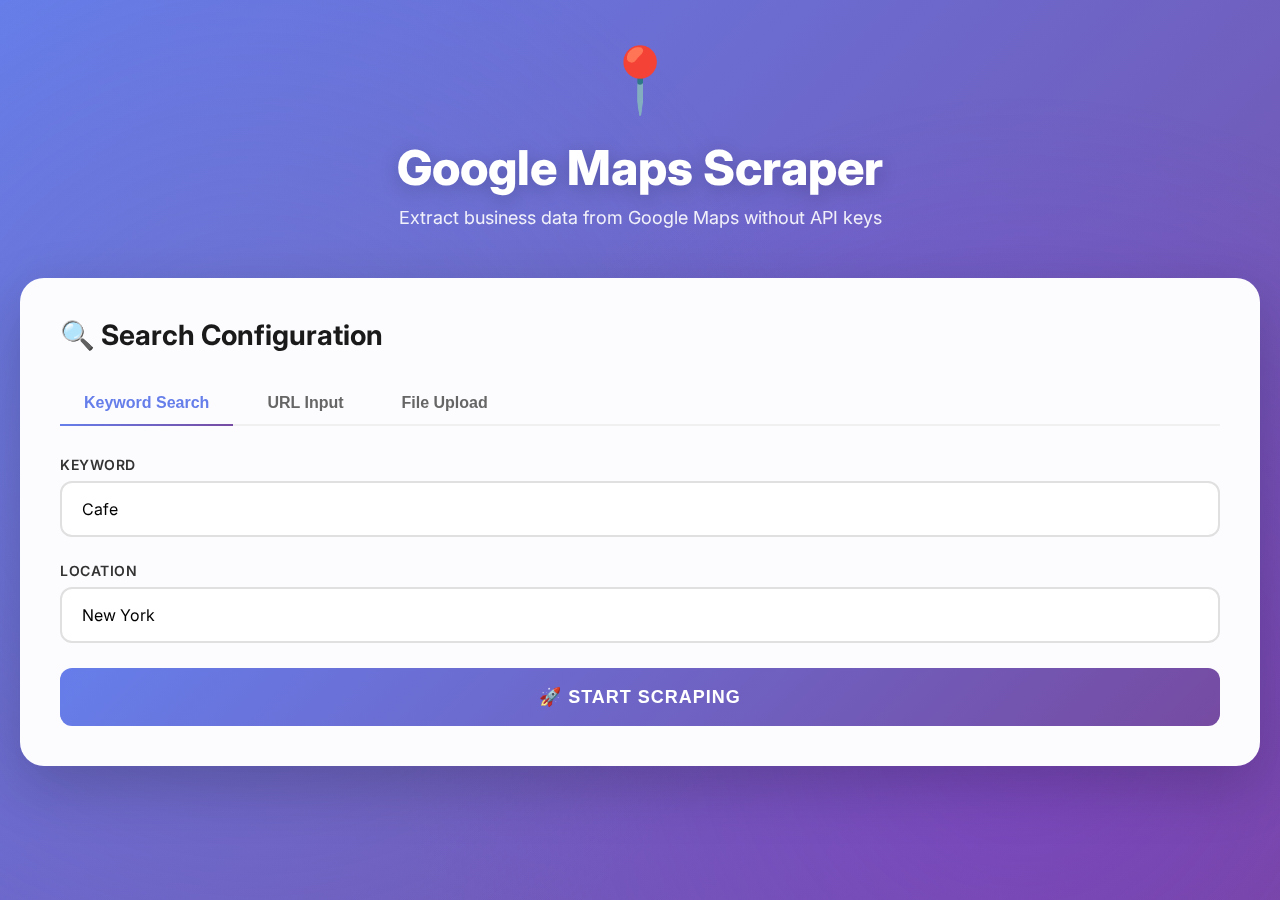
<file: demo.html>
<!DOCTYPE html>
<html lang="en">
<head>
    <meta charset="UTF-8">
    <meta name="viewport" content="width=device-width, initial-scale=1.0">
    <title>Google Maps Scraper - Premium Edition</title>
    <link href="https://fonts.googleapis.com/css2?family=Inter:wght@300;400;500;600;700;800&family=JetBrains+Mono:wght@400;500&display=swap" rel="stylesheet">
    <style>
        * {
            margin: 0;
            padding: 0;
            box-sizing: border-box;
        }

        body {
            font-family: 'Inter', sans-serif;
            background: linear-gradient(135deg, #667eea 0%, #764ba2 100%);
            min-height: 100vh;
            padding: 40px 20px;
            position: relative;
            overflow-x: hidden;
        }

        body::before {
            content: '';
            position: fixed;
            top: 0;
            left: 0;
            right: 0;
            bottom: 0;
            background: 
                radial-gradient(circle at 20% 50%, rgba(120, 119, 198, 0.3), transparent 50%),
                radial-gradient(circle at 80% 80%, rgba(138, 43, 226, 0.3), transparent 50%);
            pointer-events: none;
            animation: gradientShift 15s ease infinite;
        }

        @keyframes gradientShift {
            0%, 100% { opacity: 1; }
            50% { opacity: 0.8; }
        }

        .container {
            max-width: 1400px;
            margin: 0 auto;
            position: relative;
            z-index: 1;
        }

        .header {
            text-align: center;
            margin-bottom: 50px;
            animation: fadeInDown 0.8s ease;
        }

        @keyframes fadeInDown {
            from {
                opacity: 0;
                transform: translateY(-30px);
            }
            to {
                opacity: 1;
                transform: translateY(0);
            }
        }

        .header-icon {
            font-size: 64px;
            margin-bottom: 20px;
            display: inline-block;
            animation: float 3s ease-in-out infinite;
        }

        @keyframes float {
            0%, 100% { transform: translateY(0px); }
            50% { transform: translateY(-10px); }
        }

        .header h1 {
            font-size: 48px;
            font-weight: 800;
            color: white;
            margin-bottom: 10px;
            text-shadow: 0 4px 20px rgba(0,0,0,0.2);
        }

        .header p {
            font-size: 18px;
            color: rgba(255,255,255,0.9);
            font-weight: 400;
        }

        .card {
            background: rgba(255, 255, 255, 0.98);
            backdrop-filter: blur(20px);
            border-radius: 24px;
            padding: 40px;
            margin-bottom: 30px;
            box-shadow: 0 20px 60px rgba(0,0,0,0.2);
            animation: fadeInUp 0.8s ease;
            transition: transform 0.3s ease, box-shadow 0.3s ease;
        }

        .card:hover {
            transform: translateY(-5px);
            box-shadow: 0 25px 70px rgba(0,0,0,0.25);
        }

        @keyframes fadeInUp {
            from {
                opacity: 0;
                transform: translateY(30px);
            }
            to {
                opacity: 1;
                transform: translateY(0);
            }
        }

        .card-title {
            font-size: 28px;
            font-weight: 700;
            color: #1a1a1a;
            margin-bottom: 30px;
            display: flex;
            align-items: center;
            gap: 12px;
        }

        .tabs {
            display: flex;
            gap: 10px;
            margin-bottom: 30px;
            border-bottom: 2px solid #f0f0f0;
        }

        .tab {
            padding: 12px 24px;
            background: none;
            border: none;
            font-size: 16px;
            font-weight: 600;
            color: #666;
            cursor: pointer;
            position: relative;
            transition: all 0.3s ease;
        }

        .tab:hover {
            color: #667eea;
        }

        .tab.active {
            color: #667eea;
        }

        .tab.active::after {
            content: '';
            position: absolute;
            bottom: -2px;
            left: 0;
            right: 0;
            height: 2px;
            background: linear-gradient(90deg, #667eea, #764ba2);
            animation: slideIn 0.3s ease;
        }

        @keyframes slideIn {
            from {
                transform: scaleX(0);
            }
            to {
                transform: scaleX(1);
            }
        }

        .form-group {
            margin-bottom: 25px;
        }

        .form-label {
            display: block;
            font-size: 14px;
            font-weight: 600;
            color: #333;
            margin-bottom: 8px;
            text-transform: uppercase;
            letter-spacing: 0.5px;
        }

        .form-input {
            width: 100%;
            padding: 16px 20px;
            font-size: 16px;
            border: 2px solid #e0e0e0;
            border-radius: 12px;
            transition: all 0.3s ease;
            font-family: 'Inter', sans-serif;
        }

        .form-input:focus {
            outline: none;
            border-color: #667eea;
            box-shadow: 0 0 0 4px rgba(102, 126, 234, 0.1);
            transform: translateY(-2px);
        }

        .btn-primary {
            width: 100%;
            padding: 18px;
            font-size: 18px;
            font-weight: 700;
            color: white;
            background: linear-gradient(135deg, #667eea 0%, #764ba2 100%);
            border: none;
            border-radius: 12px;
            cursor: pointer;
            transition: all 0.3s ease;
            text-transform: uppercase;
            letter-spacing: 1px;
            position: relative;
            overflow: hidden;
        }

        .btn-primary::before {
            content: '';
            position: absolute;
            top: 0;
            left: -100%;
            width: 100%;
            height: 100%;
            background: linear-gradient(90deg, transparent, rgba(255,255,255,0.3), transparent);
            transition: left 0.5s ease;
        }

        .btn-primary:hover::before {
            left: 100%;
        }

        .btn-primary:hover {
            transform: translateY(-2px);
            box-shadow: 0 10px 30px rgba(102, 126, 234, 0.4);
        }

        .btn-primary:active {
            transform: translateY(0);
        }

        .status-badge {
            display: inline-block;
            padding: 8px 16px;
            border-radius: 20px;
            font-size: 14px;
            font-weight: 600;
            background: linear-gradient(135deg, #f093fb 0%, #f5576c 100%);
            color: white;
            animation: pulse 2s ease-in-out infinite;
        }

        @keyframes pulse {
            0%, 100% { transform: scale(1); }
            50% { transform: scale(1.05); }
        }

        .progress-bar {
            height: 8px;
            background: #f0f0f0;
            border-radius: 10px;
            overflow: hidden;
            margin: 20px 0;
            position: relative;
        }

        .progress-fill {
            height: 100%;
            background: linear-gradient(90deg, #667eea, #764ba2);
            border-radius: 10px;
            transition: width 0.5s ease;
            position: relative;
            overflow: hidden;
        }

        .progress-fill::after {
            content: '';
            position: absolute;
            top: 0;
            left: 0;
            bottom: 0;
            right: 0;
            background: linear-gradient(90deg, transparent, rgba(255,255,255,0.3), transparent);
            animation: shimmer 2s infinite;
        }

        @keyframes shimmer {
            0% { transform: translateX(-100%); }
            100% { transform: translateX(100%); }
        }

        .stats-grid {
            display: grid;
            grid-template-columns: repeat(auto-fit, minmax(200px, 1fr));
            gap: 20px;
            margin: 30px 0;
        }

        .stat-card {
            background: linear-gradient(135deg, #f5f7fa 0%, #c3cfe2 100%);
            padding: 25px;
            border-radius: 16px;
            text-align: center;
            transition: all 0.3s ease;
            animation: scaleIn 0.5s ease;
        }

        @keyframes scaleIn {
            from {
                transform: scale(0.8);
                opacity: 0;
            }
            to {
                transform: scale(1);
                opacity: 1;
            }
        }

        .stat-card:hover {
            transform: translateY(-5px) scale(1.05);
        }

        .stat-label {
            font-size: 12px;
            text-transform: uppercase;
            letter-spacing: 1px;
            color: #666;
            margin-bottom: 8px;
            font-weight: 600;
        }

        .stat-value {
            font-size: 36px;
            font-weight: 800;
            color: #1a1a1a;
        }

        .activity-log {
            background: #1a1a1a;
            border-radius: 12px;
            padding: 20px;
            font-family: 'JetBrains Mono', monospace;
            font-size: 13px;
            color: #00ff00;
            max-height: 200px;
            overflow-y: auto;
            margin: 20px 0;
        }

        .activity-log::-webkit-scrollbar {
            width: 8px;
        }

        .activity-log::-webkit-scrollbar-track {
            background: #2a2a2a;
        }

        .activity-log::-webkit-scrollbar-thumb {
            background: #667eea;
            border-radius: 4px;
        }

        .log-entry {
            margin-bottom: 8px;
            animation: logSlide 0.3s ease;
        }

        @keyframes logSlide {
            from {
                opacity: 0;
                transform: translateX(-20px);
            }
            to {
                opacity: 1;
                transform: translateX(0);
            }
        }

        .results-table {
            width: 100%;
            border-collapse: separate;
            border-spacing: 0 10px;
        }

        .results-table th {
            text-align: left;
            padding: 15px;
            font-size: 12px;
            text-transform: uppercase;
            letter-spacing: 1px;
            color: #666;
            font-weight: 700;
        }

        .results-table td {
            padding: 20px 15px;
            background: white;
            border-top: 1px solid #f0f0f0;
            border-bottom: 1px solid #f0f0f0;
        }

        .results-table tr {
            transition: all 0.3s ease;
            animation: tableRow 0.5s ease;
        }

        @keyframes tableRow {
            from {
                opacity: 0;
                transform: translateX(-20px);
            }
            to {
                opacity: 1;
                transform: translateX(0);
            }
        }

        .results-table tbody tr:hover {
            transform: scale(1.02);
            box-shadow: 0 5px 20px rgba(0,0,0,0.1);
        }

        .results-table td:first-child {
            border-left: 1px solid #f0f0f0;
            border-radius: 12px 0 0 12px;
        }

        .results-table td:last-child {
            border-right: 1px solid #f0f0f0;
            border-radius: 0 12px 12px 0;
        }

        .status-pill {
            display: inline-flex;
            align-items: center;
            gap: 6px;
            padding: 6px 12px;
            background: #e8f5e9;
            color: #2e7d32;
            border-radius: 20px;
            font-size: 12px;
            font-weight: 600;
        }

        .rating {
            color: #ffa000;
            font-weight: 600;
        }

        .link {
            color: #667eea;
            text-decoration: none;
            font-weight: 600;
            transition: all 0.3s ease;
        }

        .link:hover {
            color: #764ba2;
            text-decoration: underline;
        }

        .btn-download {
            padding: 14px 28px;
            font-size: 16px;
            font-weight: 700;
            color: white;
            background: linear-gradient(135deg, #11998e 0%, #38ef7d 100%);
            border: none;
            border-radius: 10px;
            cursor: pointer;
            transition: all 0.3s ease;
            display: inline-flex;
            align-items: center;
            gap: 10px;
        }

        .btn-download:hover {
            transform: translateY(-2px);
            box-shadow: 0 8px 25px rgba(56, 239, 125, 0.3);
        }

        .completion-screen {
            text-align: center;
            padding: 60px 20px;
            display: none;
        }

        .completion-screen.active {
            display: block;
            animation: fadeInScale 0.5s ease;
        }

        @keyframes fadeInScale {
            from {
                opacity: 0;
                transform: scale(0.9);
            }
            to {
                opacity: 1;
                transform: scale(1);
            }
        }

        .checkmark {
            width: 120px;
            height: 120px;
            border-radius: 50%;
            background: linear-gradient(135deg, #11998e 0%, #38ef7d 100%);
            display: flex;
            align-items: center;
            justify-content: center;
            margin: 0 auto 30px;
            animation: checkmarkPop 0.5s ease;
        }

        @keyframes checkmarkPop {
            0% { transform: scale(0); }
            50% { transform: scale(1.1); }
            100% { transform: scale(1); }
        }

        .checkmark::after {
            content: '✓';
            font-size: 60px;
            color: white;
            font-weight: bold;
        }

        .completion-title {
            font-size: 36px;
            font-weight: 800;
            color: #1a1a1a;
            margin-bottom: 10px;
        }

        .completion-text {
            font-size: 18px;
            color: #666;
        }

        .hidden {
            display: none;
        }

        .map-container {
            width: 100%;
            height: 300px;
            background: #e8eaf6;
            border-radius: 12px;
            margin: 20px 0;
            position: relative;
            overflow: hidden;
            box-shadow: inset 0 2px 10px rgba(0,0,0,0.1);
        }

        .map-grid {
            position: absolute;
            width: 100%;
            height: 100%;
            background-image: 
                repeating-linear-gradient(0deg, rgba(102, 126, 234, 0.1) 0px, rgba(102, 126, 234, 0.1) 1px, transparent 1px, transparent 20px),
                repeating-linear-gradient(90deg, rgba(102, 126, 234, 0.1) 0px, rgba(102, 126, 234, 0.1) 1px, transparent 1px, transparent 20px);
        }

        .map-pin {
            position: absolute;
            width: 30px;
            height: 30px;
            animation: pinDrop 0.6s ease, pinBounce 2s ease-in-out infinite;
        }

        @keyframes pinDrop {
            0% {
                transform: translateY(-100px) scale(0);
                opacity: 0;
            }
            50% {
                transform: translateY(10px) scale(1.2);
            }
            100% {
                transform: translateY(0) scale(1);
                opacity: 1;
            }
        }

        @keyframes pinBounce {
            0%, 100% {
                transform: translateY(0);
            }
            50% {
                transform: translateY(-5px);
            }
        }

        .map-label {
            position: absolute;
            top: 15px;
            left: 15px;
            background: white;
            padding: 8px 16px;
            border-radius: 8px;
            font-weight: 600;
            color: #667eea;
            box-shadow: 0 2px 10px rgba(0,0,0,0.1);
            font-size: 14px;
        }
    </style>
</head>
<body>
    <div class="container">
        <div class="header">
            <div class="header-icon">📍</div>
            <h1>Google Maps Scraper</h1>
            <p>Extract business data from Google Maps without API keys</p>
        </div>

        <div class="card">
            <h2 class="card-title">🔍 Search Configuration</h2>
            <div class="tabs">
                <button class="tab active">Keyword Search</button>
                <button class="tab">URL Input</button>
                <button class="tab">File Upload</button>
            </div>
            <div class="form-group">
                <label class="form-label">Keyword</label>
                <input type="text" class="form-input" id="keyword" placeholder="e.g., Cafe, Restaurant, Hotel" value="Cafe">
            </div>
            <div class="form-group">
                <label class="form-label">Location</label>
                <input type="text" class="form-input" id="location" placeholder="e.g., New York, London" value="New York">
            </div>
            <button class="btn-primary" onclick="startScraping()">🚀 Start Scraping</button>
        </div>

        <div class="card hidden" id="statusCard">
            <h2 class="card-title">⚡ Scraping Status</h2>
            <div>
                <span class="status-badge" id="statusText">Currently Scraping: Cafe - New York</span>
            </div>
            <div class="progress-bar">
                <div class="progress-fill" id="progressFill" style="width: 0%"></div>
            </div>
            <div style="text-align: right; color: #666; font-weight: 600; margin-bottom: 20px;">
                <span id="progressText">0/28</span>
            </div>

            <div class="stats-grid">
                <div class="stat-card">
                    <div class="stat-label">Active Proxy</div>
                    <div class="stat-value" style="font-size: 20px;">72.46.xx.xx:xxxx</div>
                </div>
                <div class="stat-card" style="background: linear-gradient(135deg, #a8edea 0%, #fed6e3 100%);">
                    <div class="stat-label">Scraped</div>
                    <div class="stat-value" id="scrapedCount">0</div>
                </div>
                <div class="stat-card" style="background: linear-gradient(135deg, #ffecd2 0%, #fcb69f 100%);">
                    <div class="stat-label">Failed</div>
                    <div class="stat-value">0</div>
                </div>
            </div>

            <div class="map-container" id="mapContainer">
                <div class="map-grid"></div>
                <div class="map-label">📍 Live Scraping Map - New York Area</div>
            </div>

            <h3 style="margin: 20px 0 10px; font-weight: 700;">📊 Live Activity Log</h3>
            <div class="activity-log" id="activityLog"></div>
        </div>

        <div class="card hidden" id="resultsCard">
            <div style="display: flex; justify-content: space-between; align-items: center; margin-bottom: 30px;">
                <div>
                    <h2 class="card-title" style="margin: 0;">📋 Scraped Results</h2>
                    <p style="color: #666; margin-top: 5px;"><span id="resultCount">28</span> businesses found</p>
                </div>
                <button class="btn-download" onclick="downloadCSV()">⬇️ Download CSV</button>
            </div>

            <table class="results-table">
                <thead>
                    <tr>
                        <th>STATUS</th>
                        <th>BUSINESS NAME</th>
                        <th>PHONE</th>
                        <th>EMAIL</th>
                        <th>RATING</th>
                        <th>WEBSITE</th>
                    </tr>
                </thead>
                <tbody id="resultsBody"></tbody>
            </table>
        </div>

        <div class="card hidden" id="completionCard">
            <div class="completion-screen active">
                <div class="checkmark"></div>
                <h2 class="completion-title">Scraping Completed!</h2>
                <p class="completion-text">Your data is ready to download</p>
            </div>
        </div>
    </div>

    <script>
        const businesses = [
            {name: "In Common NYC - A Breakfast & Brunch Restaurant", phone: "(646) 370-3099", email: "weare@incommonnyc.com", rating: 4.5},
            {name: "Sweet Dreams Café", phone: "(917) 967-0072", email: "Not given", rating: 4.7},
            {name: "Banter NYC", phone: "Not given", email: "Not given", rating: 4.5},
            {name: "Russ & Daughters Cafe", phone: "(212) 475-4881", email: "Not given", rating: 4.6},
            {name: "NewsBar Café", phone: "(212) 353-1246", email: "info@newsbarny.com", rating: 4.4},
            {name: "Park Cafe", phone: "(516) 749-0697", email: "Not given", rating: 4.8},
            {name: "maman", phone: "(212) 226-0700", email: "Not given", rating: 4.3},
            {name: "Café Lyria", phone: "Not given", email: "Not given", rating: 4.6},
            {name: "Bluestone Lane Tribeca Café", phone: "(718) 374-6858", email: "Not given", rating: 4.7},
            {name: "Union Square Cafe", phone: "(212) 243-4020", email: "Not given", rating: 4.6},
            {name: "La Parisienne", phone: "(646) 756-4911", email: "Not given", rating: 4.6},
            {name: "Banter NYC - West Village", phone: "Not given", email: "Not given", rating: 4.5},
            {name: "Bibble & Sip", phone: "(646) 649-5116", email: "Not given", rating: 4.5},
            {name: "Blue Box Café by Daniel Boulud", phone: "(212) 605-4090", email: "BBCINFO@BLUEBOXCAFENYC.COM", rating: 4.2},
            {name: "Bluestone Lane Upper East Side Café", phone: "(718) 374-6858", email: "Not given", rating: 4.3},
            {name: "Citizens Of Soho, A Breakfast Restaurant & Cafe", phone: "(347) 535-1245", email: "Not given", rating: 4.7},
            {name: "Cafe Skye", phone: "Not given", email: "info@cafeskyenyc.com", rating: 4.8}
        ];

        let currentProgress = 0;
        let scrapeInterval;

        function startScraping() {
            const keyword = document.getElementById('keyword').value;
            const location = document.getElementById('location').value;

            document.getElementById('statusCard').classList.remove('hidden');
            document.getElementById('resultsCard').classList.remove('hidden');
            document.getElementById('completionCard').classList.add('hidden');
            document.getElementById('statusText').textContent = `Currently Scraping: ${keyword} - ${location}`;
            
            currentProgress = 0;
            document.getElementById('scrapedCount').textContent = '0';
            document.getElementById('activityLog').innerHTML = '';
            document.getElementById('resultsBody').innerHTML = '';
            document.getElementById('mapContainer').innerHTML = '<div class="map-grid"></div><div class="map-label">📍 Live Scraping Map - New York Area</div>';
            
            let scrapedCount = 0;
            
            const scrapeOne = () => {
                if (scrapedCount >= businesses.length) {
                    clearInterval(scrapeInterval);
                    setTimeout(showCompletion, 500);
                    return;
                }
                
                const business = businesses[scrapedCount];
                
                // Add to results table
                const tbody = document.getElementById('resultsBody');
                const row = document.createElement('tr');
                row.innerHTML = `
                    <td><span class="status-pill">✓ Scraped</span></td>
                    <td style="font-weight: 600;">${business.name}</td>
                    <td>${business.phone}</td>
                    <td>${business.email}</td>
                    <td class="rating">⭐ ${business.rating}</td>
                    <td><a href="#" class="link">Visit</a></td>
                `;
                tbody.appendChild(row);
                
                // Add log entry
                const log = document.getElementById('activityLog');
                const time = new Date().toLocaleTimeString();
                const entry = document.createElement('div');
                entry.className = 'log-entry';
                entry.textContent = `[${time}] ✓ Scraped: ${business.name} - Rating: ${business.rating} - Phone: ${business.phone}`;
                log.appendChild(entry);
                log.scrollTop = log.scrollHeight;
                
                // Add map pin
                const mapContainer = document.getElementById('mapContainer');
                const pin = document.createElement('div');
                pin.className = 'map-pin';
                const colors = ['#ff6b6b', '#4ecdc4', '#45b7d1', '#f9ca24', '#6c5ce7', '#fd79a8'];
                const randomColor = colors[Math.floor(Math.random() * colors.length)];
                pin.innerHTML = `<svg viewBox="0 0 24 24" fill="${randomColor}" stroke="white" stroke-width="2">
                    <path d="M12 2C8.13 2 5 5.13 5 9c0 5.25 7 13 7 13s7-7.75 7-13c0-3.87-3.13-7-7-7zm0 9.5c-1.38 0-2.5-1.12-2.5-2.5s1.12-2.5 2.5-2.5 2.5 1.12 2.5 2.5-1.12 2.5-2.5 2.5z"/>
                </svg>`;
                pin.style.left = Math.random() * 85 + 5 + '%';
                pin.style.top = Math.random() * 75 + 10 + '%';
                pin.style.animationDelay = '0s';
                mapContainer.appendChild(pin);
                
                // Update progress
                scrapedCount++;
                currentProgress = (scrapedCount / businesses.length) * 100;
                document.getElementById('progressFill').style.width = currentProgress + '%';
                document.getElementById('scrapedCount').textContent = scrapedCount;
                document.getElementById('progressText').textContent = `${scrapedCount}/${businesses.length}`;
                document.getElementById('resultCount').textContent = scrapedCount;
            };
            
            scrapeInterval = setInterval(scrapeOne, 600);
        }

        function showCompletion() {
            document.getElementById('completionCard').classList.remove('hidden');
            setTimeout(() => {
                window.scrollTo({
                    top: document.getElementById('completionCard').offsetTop - 100,
                    behavior: 'smooth'
                });
            }, 100);
        }

        function downloadCSV() {
            alert('CSV download started! 📥');
        }
    </script>
</body>
</html>
</file>
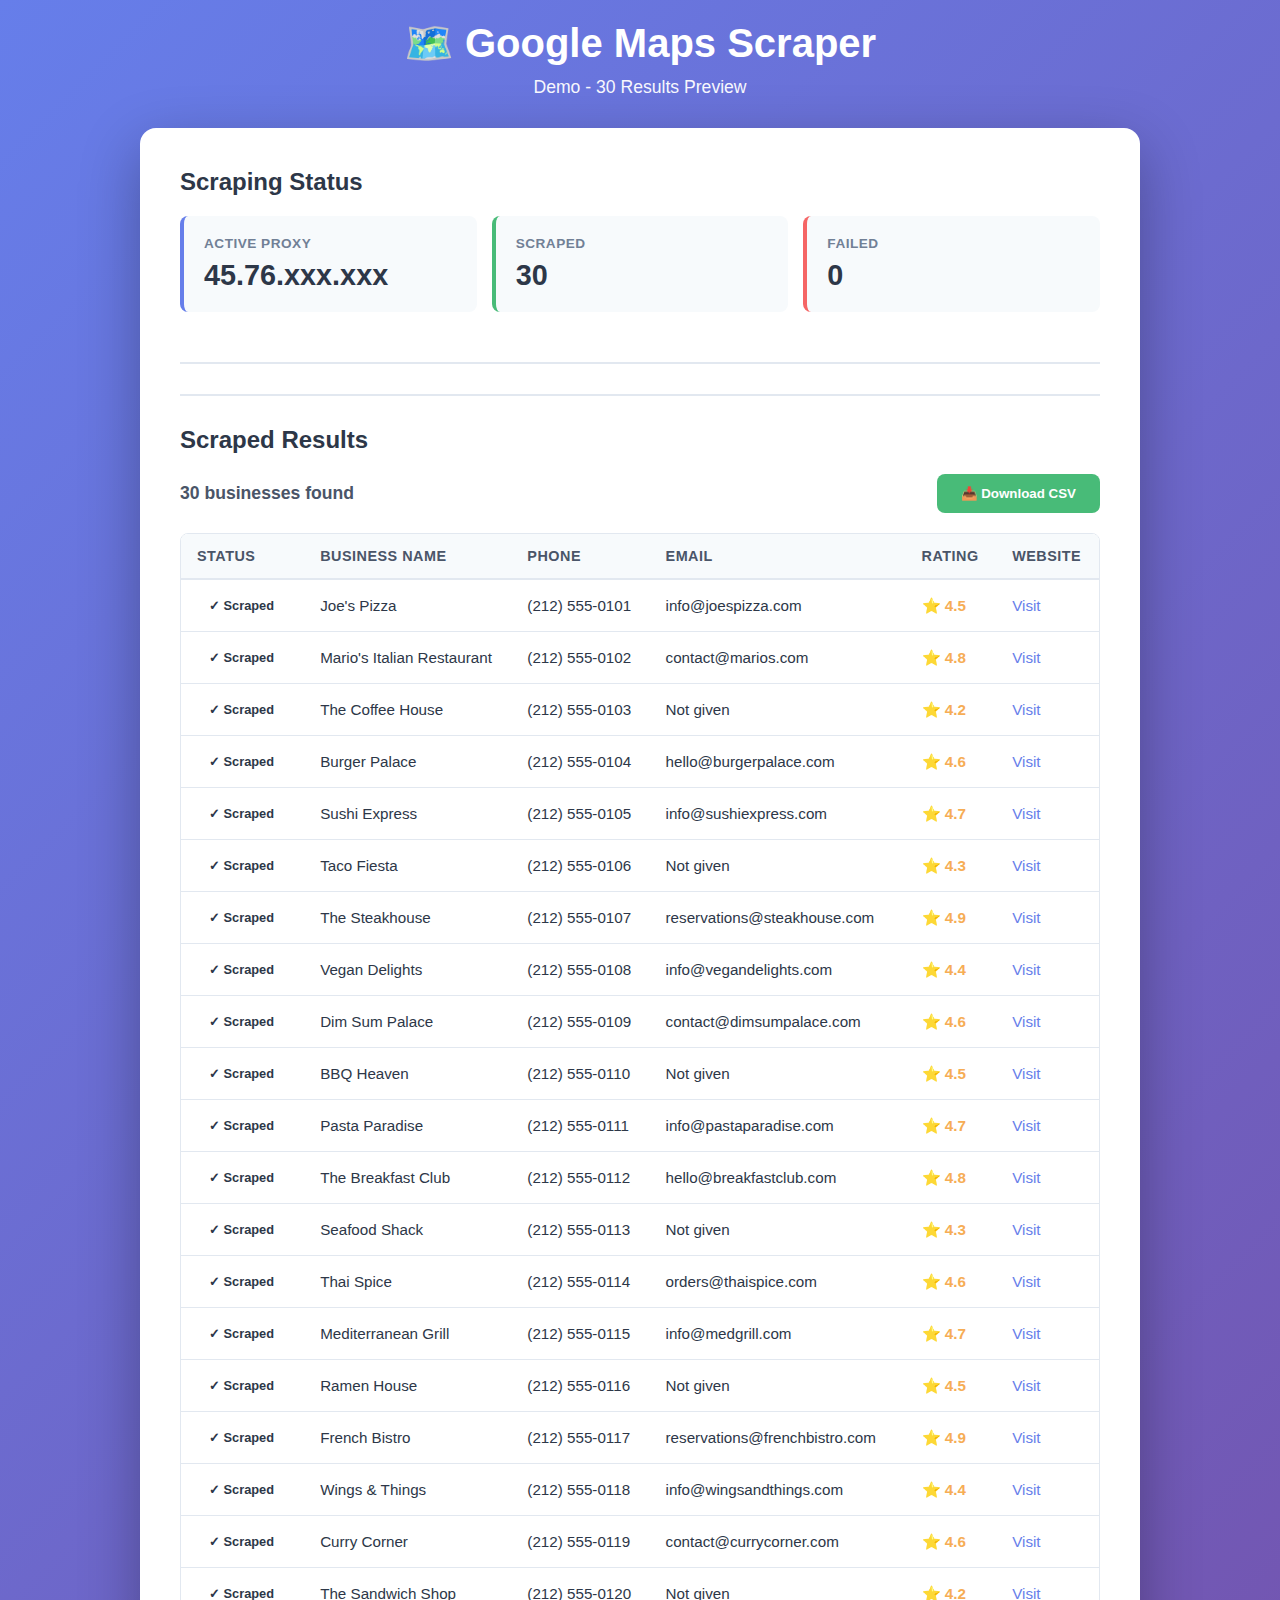
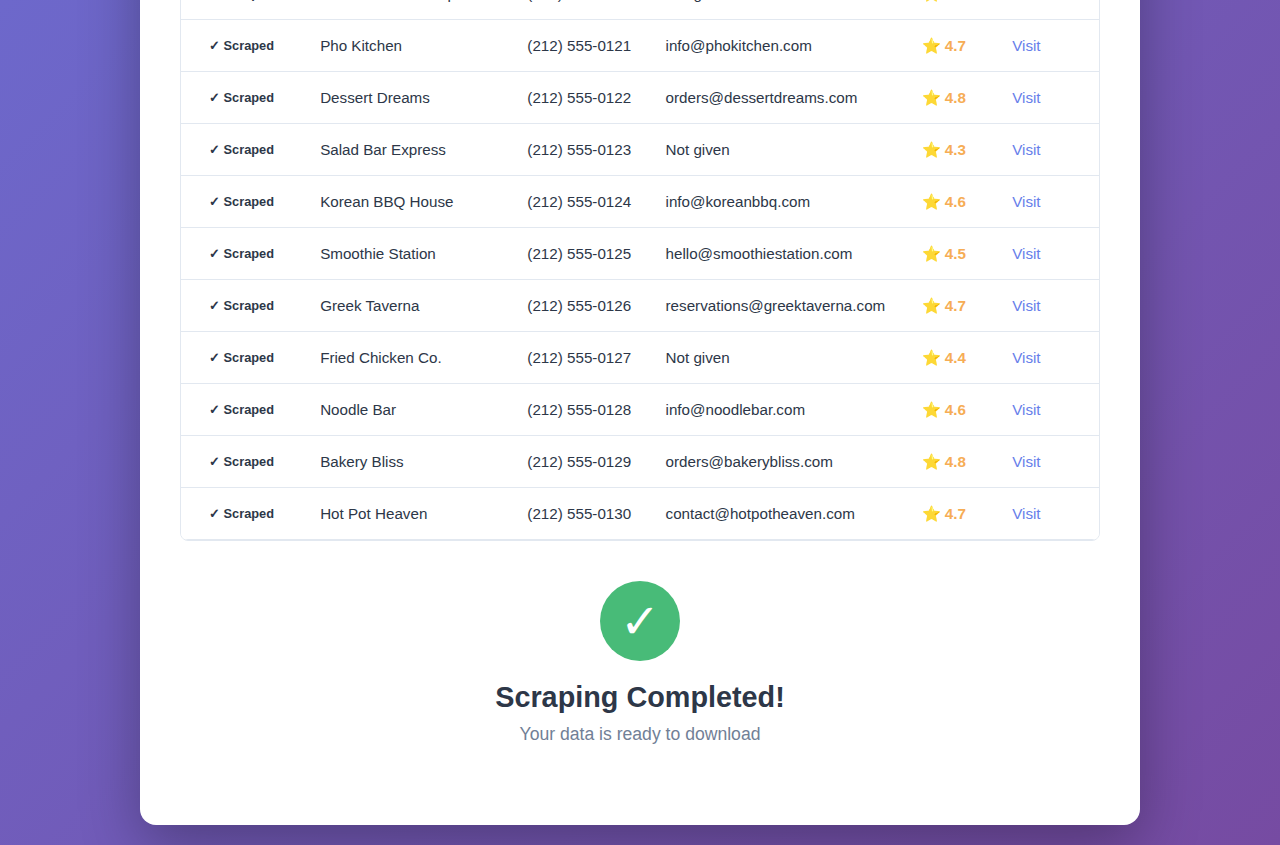
<file: demo_30_results.html>
<!DOCTYPE html>
<html lang="en">
<head>
    <meta charset="UTF-8">
    <meta name="viewport" content="width=device-width, initial-scale=1.0">
    <title>Demo - 30 Results</title>
    <style>
        /* Modern Google Maps Scraper UI */

        * {
            margin: 0;
            padding: 0;
            box-sizing: border-box;
        }

        body {
            font-family: -apple-system, BlinkMacSystemFont, 'Segoe UI', Roboto, 'Helvetica Neue', Arial, sans-serif;
            background: linear-gradient(135deg, #667eea 0%, #764ba2 100%);
            min-height: 100vh;
            padding: 20px;
            color: #333;
        }

        .container {
            max-width: 1000px;
            margin: 0 auto;
        }

        /* Header */
        .header {
            text-align: center;
            color: white;
            margin-bottom: 30px;
        }

        .header h1 {
            font-size: 2.5rem;
            font-weight: 700;
            margin-bottom: 10px;
        }

        .header p {
            font-size: 1.1rem;
            opacity: 0.95;
        }

        /* Main Card */
        .main-card {
            background: white;
            border-radius: 16px;
            box-shadow: 0 20px 60px rgba(0, 0, 0, 0.3);
            padding: 40px;
            animation: slideUp 0.5s ease;
        }

        @keyframes slideUp {
            from {
                opacity: 0;
                transform: translateY(30px);
            }
            to {
                opacity: 1;
                transform: translateY(0);
            }
        }

        /* Status Section */
        .status-section {
            margin-bottom: 30px;
            padding-bottom: 30px;
            border-bottom: 2px solid #e2e8f0;
        }

        .status-section h2 {
            font-size: 1.5rem;
            margin-bottom: 20px;
            color: #2d3748;
        }

        /* Stats Grid */
        .stats-grid {
            display: grid;
            grid-template-columns: repeat(auto-fit, minmax(150px, 1fr));
            gap: 15px;
            margin-bottom: 20px;
        }

        .stat-card {
            background: #f7fafc;
            padding: 20px;
            border-radius: 8px;
            border-left: 4px solid #667eea;
            transition: transform 0.2s ease;
        }

        .stat-card:hover {
            transform: translateY(-2px);
        }

        .stat-card.success {
            border-left-color: #48bb78;
        }

        .stat-card.danger {
            border-left-color: #f56565;
        }

        .stat-label {
            font-size: 0.85rem;
            color: #718096;
            margin-bottom: 8px;
            font-weight: 600;
            text-transform: uppercase;
            letter-spacing: 0.5px;
        }

        .stat-value {
            font-size: 1.8rem;
            font-weight: 700;
            color: #2d3748;
        }

        /* Results Section */
        .results-section {
            margin-top: 30px;
            padding-top: 30px;
            border-top: 2px solid #e2e8f0;
            animation: fadeIn 0.5s ease;
        }

        @keyframes fadeIn {
            from { opacity: 0; }
            to { opacity: 1; }
        }

        .results-section h2 {
            font-size: 1.5rem;
            margin-bottom: 20px;
            color: #2d3748;
        }

        .results-header {
            display: flex;
            justify-content: space-between;
            align-items: center;
            margin-bottom: 20px;
        }

        .results-count {
            font-size: 1.1rem;
            font-weight: 600;
            color: #4a5568;
        }

        .btn-download {
            background: #48bb78;
            color: white;
            border: none;
            padding: 12px 24px;
            border-radius: 8px;
            font-weight: 600;
            cursor: pointer;
            transition: all 0.3s ease;
        }

        .btn-download:hover {
            background: #38a169;
            transform: translateY(-2px);
            box-shadow: 0 4px 12px rgba(72, 187, 120, 0.4);
        }

        /* Table */
        .table-container {
            overflow-x: auto;
            border-radius: 8px;
            border: 1px solid #e2e8f0;
        }

        #resultsTable {
            width: 100%;
            border-collapse: collapse;
            background: white;
        }

        #resultsTable thead {
            background: #f7fafc;
        }

        #resultsTable th {
            padding: 14px 16px;
            text-align: left;
            font-weight: 600;
            color: #4a5568;
            font-size: 0.9rem;
            text-transform: uppercase;
            letter-spacing: 0.5px;
            border-bottom: 2px solid #e2e8f0;
        }

        #resultsTable td {
            padding: 14px 16px;
            border-bottom: 1px solid #e2e8f0;
            font-size: 0.95rem;
            color: #2d3748;
        }

        #resultsTable tbody tr {
            transition: background 0.2s ease;
            animation: rowSlide 0.3s ease;
        }

        @keyframes rowSlide {
            from {
                opacity: 0;
                transform: translateY(-10px);
            }
            to {
                opacity: 1;
                transform: translateY(0);
            }
        }

        #resultsTable tbody tr:hover {
            background: #f7fafc;
        }

        .status-badge {
            display: inline-block;
            padding: 4px 12px;
            border-radius: 12px;
            font-size: 0.8rem;
            font-weight: 600;
        }

        .status-success {
            background: #c6f6d5;
            color: #22543d;
        }

        .status-pending {
            background: #feebc8;
            color: #7c2d12;
        }

        .rating-stars {
            color: #f6ad55;
            font-weight: 600;
        }

        .website-link {
            color: #667eea;
            text-decoration: none;
            font-weight: 500;
        }

        .website-link:hover {
            text-decoration: underline;
        }

        .business-name-link {
            color: #2d3748;
            text-decoration: underline;
            font-weight: 600;
            transition: color 0.2s ease;
        }

        .business-name-link:hover {
            color: #667eea;
            text-decoration: underline;
        }

        /* Completion Message */
        .completion-message {
            text-align: center;
            padding: 40px;
            animation: fadeIn 0.5s ease;
        }

        .success-icon {
            width: 80px;
            height: 80px;
            background: #48bb78;
            color: white;
            border-radius: 50%;
            display: flex;
            align-items: center;
            justify-content: center;
            font-size: 3rem;
            margin: 0 auto 20px;
            animation: scaleIn 0.5s ease;
        }

        @keyframes scaleIn {
            from {
                transform: scale(0);
            }
            to {
                transform: scale(1);
            }
        }

        .completion-message h3 {
            font-size: 1.8rem;
            color: #2d3748;
            margin-bottom: 10px;
        }

        .completion-message p {
            font-size: 1.1rem;
            color: #718096;
        }

        /* Responsive */
        @media (max-width: 768px) {
            .main-card {
                padding: 24px;
            }

            .header h1 {
                font-size: 2rem;
            }

            .stats-grid {
                grid-template-columns: 1fr;
            }

            .results-header {
                flex-direction: column;
                gap: 15px;
                align-items: stretch;
            }

            .btn-download {
                width: 100%;
            }
        }
    </style>
</head>
<body>
    <div class="container">
        <!-- Header -->
        <div class="header">
            <h1>🗺️ Google Maps Scraper</h1>
            <p>Demo - 30 Results Preview</p>
        </div>

        <!-- Main Card -->
        <div class="main-card">
            <!-- Status Section -->
            <div class="status-section">
                <h2>Scraping Status</h2>
                
                <!-- Stats Grid -->
                <div class="stats-grid">
                    <div class="stat-card">
                        <div class="stat-label">Active Proxy</div>
                        <div class="stat-value">45.76.xxx.xxx</div>
                    </div>
                    <div class="stat-card success">
                        <div class="stat-label">Scraped</div>
                        <div class="stat-value">30</div>
                    </div>
                    <div class="stat-card danger">
                        <div class="stat-label">Failed</div>
                        <div class="stat-value">0</div>
                    </div>
                </div>
            </div>

            <!-- Results Section -->
            <div class="results-section">
                <h2>Scraped Results</h2>
                
                <div class="results-header">
                    <span class="results-count">30 businesses found</span>
                    <button class="btn-download">📥 Download CSV</button>
                </div>

                <div class="table-container">
                    <table id="resultsTable">
                        <thead>
                            <tr>
                                <th>Status</th>
                                <th>Business Name</th>
                                <th>Phone</th>
                                <th>Email</th>
                                <th>Rating</th>
                                <th>Website</th>
                            </tr>
                        </thead>
                        <tbody id="resultsTableBody"></tbody>
                            <tr>
                                <td><span class="status-badge">✓ Scraped</span></td>
                                <td>Joe's Pizza</td>
                                <td>(212) 555-0101</td>
                                <td>info@joespizza.com</td>
                                <td><span class="rating-stars">⭐ 4.5</span></td>
                                <td><a href="#" class="website-link">Visit</a></td>
                            </tr>
                            <tr>
                                <td><span class="status-badge">✓ Scraped</span></td>
                                <td>Mario's Italian Restaurant</td>
                                <td>(212) 555-0102</td>
                                <td>contact@marios.com</td>
                                <td><span class="rating-stars">⭐ 4.8</span></td>
                                <td><a href="#" class="website-link">Visit</a></td>
                            </tr>
                            <tr>
                                <td><span class="status-badge">✓ Scraped</span></td>
                                <td>The Coffee House</td>
                                <td>(212) 555-0103</td>
                                <td>Not given</td>
                                <td><span class="rating-stars">⭐ 4.2</span></td>
                                <td><a href="#" class="website-link">Visit</a></td>
                            </tr>
                            <tr>
                                <td><span class="status-badge">✓ Scraped</span></td>
                                <td>Burger Palace</td>
                                <td>(212) 555-0104</td>
                                <td>hello@burgerpalace.com</td>
                                <td><span class="rating-stars">⭐ 4.6</span></td>
                                <td><a href="#" class="website-link">Visit</a></td>
                            </tr>
                            <tr>
                                <td><span class="status-badge">✓ Scraped</span></td>
                                <td>Sushi Express</td>
                                <td>(212) 555-0105</td>
                                <td>info@sushiexpress.com</td>
                                <td><span class="rating-stars">⭐ 4.7</span></td>
                                <td><a href="#" class="website-link">Visit</a></td>
                            </tr>
                            <tr>
                                <td><span class="status-badge">✓ Scraped</span></td>
                                <td>Taco Fiesta</td>
                                <td>(212) 555-0106</td>
                                <td>Not given</td>
                                <td><span class="rating-stars">⭐ 4.3</span></td>
                                <td><a href="#" class="website-link">Visit</a></td>
                            </tr>
                            <tr>
                                <td><span class="status-badge">✓ Scraped</span></td>
                                <td>The Steakhouse</td>
                                <td>(212) 555-0107</td>
                                <td>reservations@steakhouse.com</td>
                                <td><span class="rating-stars">⭐ 4.9</span></td>
                                <td><a href="#" class="website-link">Visit</a></td>
                            </tr>
                            <tr>
                                <td><span class="status-badge">✓ Scraped</span></td>
                                <td>Vegan Delights</td>
                                <td>(212) 555-0108</td>
                                <td>info@vegandelights.com</td>
                                <td><span class="rating-stars">⭐ 4.4</span></td>
                                <td><a href="#" class="website-link">Visit</a></td>
                            </tr>
                            <tr>
                                <td><span class="status-badge">✓ Scraped</span></td>
                                <td>Dim Sum Palace</td>
                                <td>(212) 555-0109</td>
                                <td>contact@dimsumpalace.com</td>
                                <td><span class="rating-stars">⭐ 4.6</span></td>
                                <td><a href="#" class="website-link">Visit</a></td>
                            </tr>
                            <tr>
                                <td><span class="status-badge">✓ Scraped</span></td>
                                <td>BBQ Heaven</td>
                                <td>(212) 555-0110</td>
                                <td>Not given</td>
                                <td><span class="rating-stars">⭐ 4.5</span></td>
                                <td><a href="#" class="website-link">Visit</a></td>
                            </tr>
                            <tr>
                                <td><span class="status-badge">✓ Scraped</span></td>
                                <td>Pasta Paradise</td>
                                <td>(212) 555-0111</td>
                                <td>info@pastaparadise.com</td>
                                <td><span class="rating-stars">⭐ 4.7</span></td>
                                <td><a href="#" class="website-link">Visit</a></td>
                            </tr>
                            <tr>
                                <td><span class="status-badge">✓ Scraped</span></td>
                                <td>The Breakfast Club</td>
                                <td>(212) 555-0112</td>
                                <td>hello@breakfastclub.com</td>
                                <td><span class="rating-stars">⭐ 4.8</span></td>
                                <td><a href="#" class="website-link">Visit</a></td>
                            </tr>
                            <tr>
                                <td><span class="status-badge">✓ Scraped</span></td>
                                <td>Seafood Shack</td>
                                <td>(212) 555-0113</td>
                                <td>Not given</td>
                                <td><span class="rating-stars">⭐ 4.3</span></td>
                                <td><a href="#" class="website-link">Visit</a></td>
                            </tr>
                            <tr>
                                <td><span class="status-badge">✓ Scraped</span></td>
                                <td>Thai Spice</td>
                                <td>(212) 555-0114</td>
                                <td>orders@thaispice.com</td>
                                <td><span class="rating-stars">⭐ 4.6</span></td>
                                <td><a href="#" class="website-link">Visit</a></td>
                            </tr>
                            <tr>
                                <td><span class="status-badge">✓ Scraped</span></td>
                                <td>Mediterranean Grill</td>
                                <td>(212) 555-0115</td>
                                <td>info@medgrill.com</td>
                                <td><span class="rating-stars">⭐ 4.7</span></td>
                                <td><a href="#" class="website-link">Visit</a></td>
                            </tr>
                            <tr>
                                <td><span class="status-badge">✓ Scraped</span></td>
                                <td>Ramen House</td>
                                <td>(212) 555-0116</td>
                                <td>Not given</td>
                                <td><span class="rating-stars">⭐ 4.5</span></td>
                                <td><a href="#" class="website-link">Visit</a></td>
                            </tr>
                            <tr>
                                <td><span class="status-badge">✓ Scraped</span></td>
                                <td>French Bistro</td>
                                <td>(212) 555-0117</td>
                                <td>reservations@frenchbistro.com</td>
                                <td><span class="rating-stars">⭐ 4.9</span></td>
                                <td><a href="#" class="website-link">Visit</a></td>
                            </tr>
                            <tr>
                                <td><span class="status-badge">✓ Scraped</span></td>
                                <td>Wings & Things</td>
                                <td>(212) 555-0118</td>
                                <td>info@wingsandthings.com</td>
                                <td><span class="rating-stars">⭐ 4.4</span></td>
                                <td><a href="#" class="website-link">Visit</a></td>
                            </tr>
                            <tr>
                                <td><span class="status-badge">✓ Scraped</span></td>
                                <td>Curry Corner</td>
                                <td>(212) 555-0119</td>
                                <td>contact@currycorner.com</td>
                                <td><span class="rating-stars">⭐ 4.6</span></td>
                                <td><a href="#" class="website-link">Visit</a></td>
                            </tr>
                            <tr>
                                <td><span class="status-badge">✓ Scraped</span></td>
                                <td>The Sandwich Shop</td>
                                <td>(212) 555-0120</td>
                                <td>Not given</td>
                                <td><span class="rating-stars">⭐ 4.2</span></td>
                                <td><a href="#" class="website-link">Visit</a></td>
                            </tr>
                            <tr>
                                <td><span class="status-badge">✓ Scraped</span></td>
                                <td>Pho Kitchen</td>
                                <td>(212) 555-0121</td>
                                <td>info@phokitchen.com</td>
                                <td><span class="rating-stars">⭐ 4.7</span></td>
                                <td><a href="#" class="website-link">Visit</a></td>
                            </tr>
                            <tr>
                                <td><span class="status-badge">✓ Scraped</span></td>
                                <td>Dessert Dreams</td>
                                <td>(212) 555-0122</td>
                                <td>orders@dessertdreams.com</td>
                                <td><span class="rating-stars">⭐ 4.8</span></td>
                                <td><a href="#" class="website-link">Visit</a></td>
                            </tr>
                            <tr>
                                <td><span class="status-badge">✓ Scraped</span></td>
                                <td>Salad Bar Express</td>
                                <td>(212) 555-0123</td>
                                <td>Not given</td>
                                <td><span class="rating-stars">⭐ 4.3</span></td>
                                <td><a href="#" class="website-link">Visit</a></td>
                            </tr>
                            <tr>
                                <td><span class="status-badge">✓ Scraped</span></td>
                                <td>Korean BBQ House</td>
                                <td>(212) 555-0124</td>
                                <td>info@koreanbbq.com</td>
                                <td><span class="rating-stars">⭐ 4.6</span></td>
                                <td><a href="#" class="website-link">Visit</a></td>
                            </tr>
                            <tr>
                                <td><span class="status-badge">✓ Scraped</span></td>
                                <td>Smoothie Station</td>
                                <td>(212) 555-0125</td>
                                <td>hello@smoothiestation.com</td>
                                <td><span class="rating-stars">⭐ 4.5</span></td>
                                <td><a href="#" class="website-link">Visit</a></td>
                            </tr>
                            <tr>
                                <td><span class="status-badge">✓ Scraped</span></td>
                                <td>Greek Taverna</td>
                                <td>(212) 555-0126</td>
                                <td>reservations@greektaverna.com</td>
                                <td><span class="rating-stars">⭐ 4.7</span></td>
                                <td><a href="#" class="website-link">Visit</a></td>
                            </tr>
                            <tr>
                                <td><span class="status-badge">✓ Scraped</span></td>
                                <td>Fried Chicken Co.</td>
                                <td>(212) 555-0127</td>
                                <td>Not given</td>
                                <td><span class="rating-stars">⭐ 4.4</span></td>
                                <td><a href="#" class="website-link">Visit</a></td>
                            </tr>
                            <tr>
                                <td><span class="status-badge">✓ Scraped</span></td>
                                <td>Noodle Bar</td>
                                <td>(212) 555-0128</td>
                                <td>info@noodlebar.com</td>
                                <td><span class="rating-stars">⭐ 4.6</span></td>
                                <td><a href="#" class="website-link">Visit</a></td>
                            </tr>
                            <tr>
                                <td><span class="status-badge">✓ Scraped</span></td>
                                <td>Bakery Bliss</td>
                                <td>(212) 555-0129</td>
                                <td>orders@bakerybliss.com</td>
                                <td><span class="rating-stars">⭐ 4.8</span></td>
                                <td><a href="#" class="website-link">Visit</a></td>
                            </tr>
                            <tr>
                                <td><span class="status-badge">✓ Scraped</span></td>
                                <td>Hot Pot Heaven</td>
                                <td>(212) 555-0130</td>
                                <td>contact@hotpotheaven.com</td>
                                <td><span class="rating-stars">⭐ 4.7</span></td>
                                <td><a href="#" class="website-link">Visit</a></td>
                            </tr>
                        </tbody>
                    </table>
                </div>
            </div>

            <!-- Completion Message -->
            <div class="completion-message">
                <div class="success-icon">✓</div>
                <h3>Scraping Completed!</h3>
                <p>Your data is ready to download</p>
            </div>
        </div>
    </div>
</body>
</html>
</file>
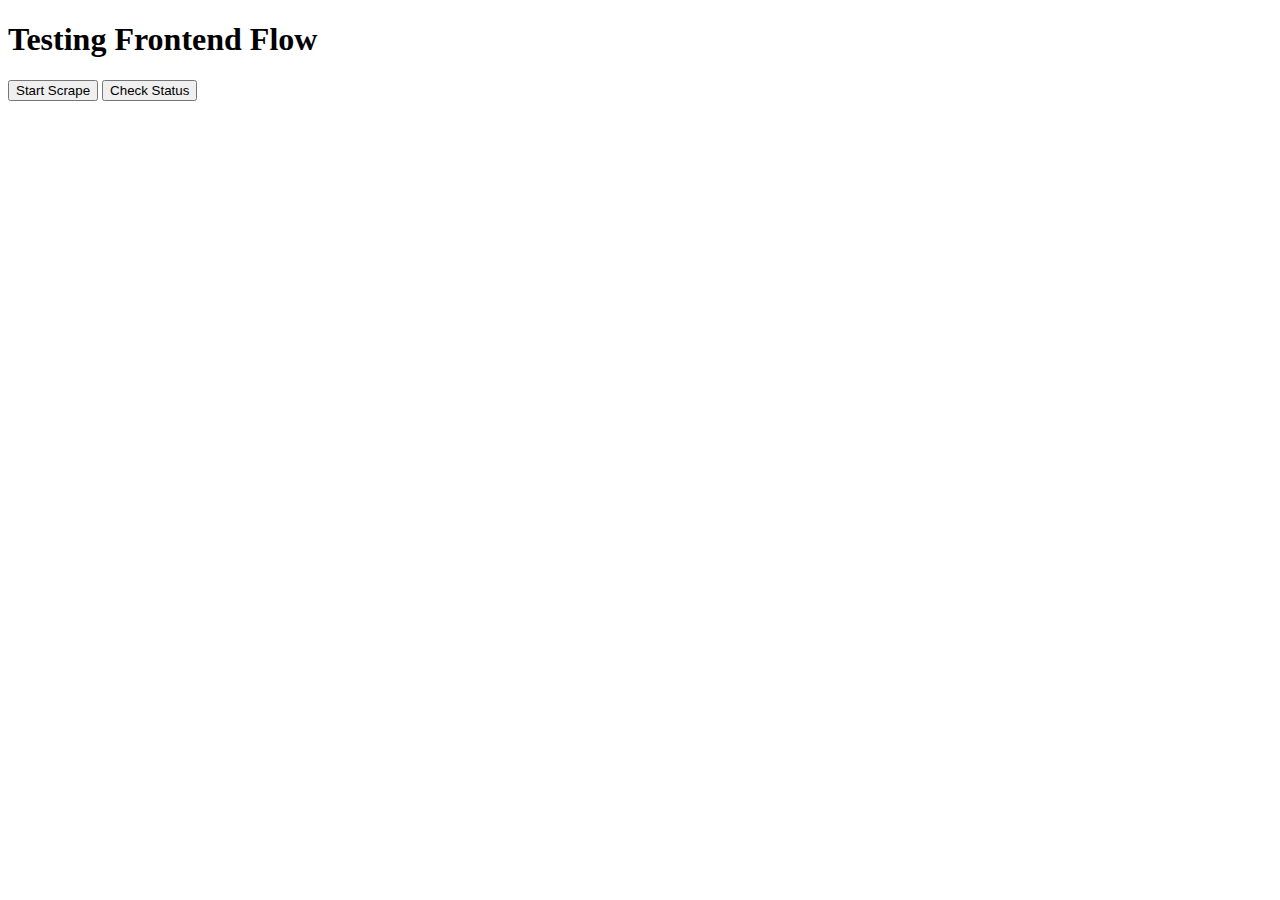
<file: test_full_flow.html>
<!DOCTYPE html>
<html>
<head>
    <title>Test Frontend</title>
</head>
<body>
    <h1>Testing Frontend Flow</h1>
    <button onclick="startScrape()">Start Scrape</button>
    <button onclick="checkStatus()">Check Status</button>
    <div id="output"></div>

    <script>
        async function startScrape() {
            const response = await fetch('http://127.0.0.1:5000/start', {
                method: 'POST',
                headers: { 'Content-Type': 'application/json' },
                body: JSON.stringify({
                    queries: [{
                        keyword: 'pizza',
                        zip_code: '10001',
                        url: ''
                    }]
                })
            });
            const data = await response.json();
            document.getElementById('output').innerHTML = '<pre>' + JSON.stringify(data, null, 2) + '</pre>';
        }

        async function checkStatus() {
            const response = await fetch('http://127.0.0.1:5000/status');
            const data = await response.json();
            document.getElementById('output').innerHTML = '<pre>' + JSON.stringify(data, null, 2) + '</pre>';
        }
    </script>
</body>
</html>
</file>
